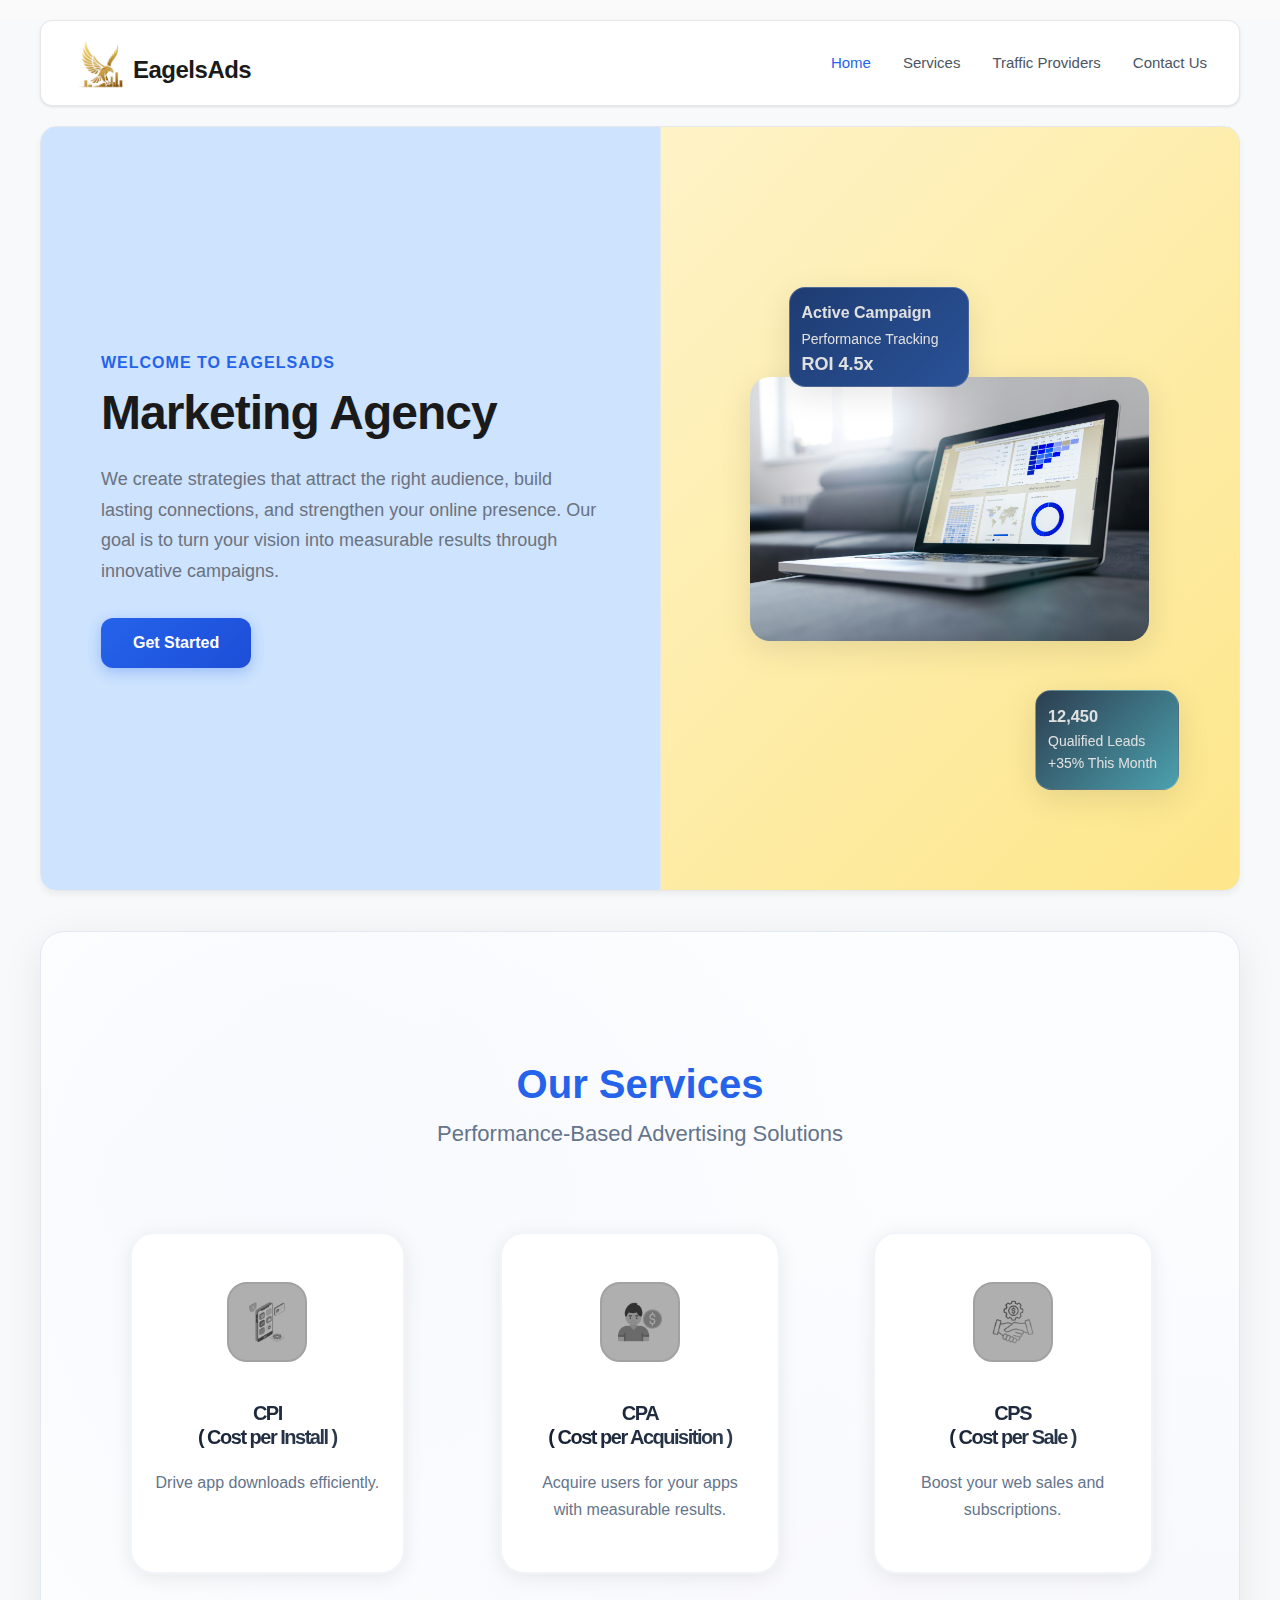
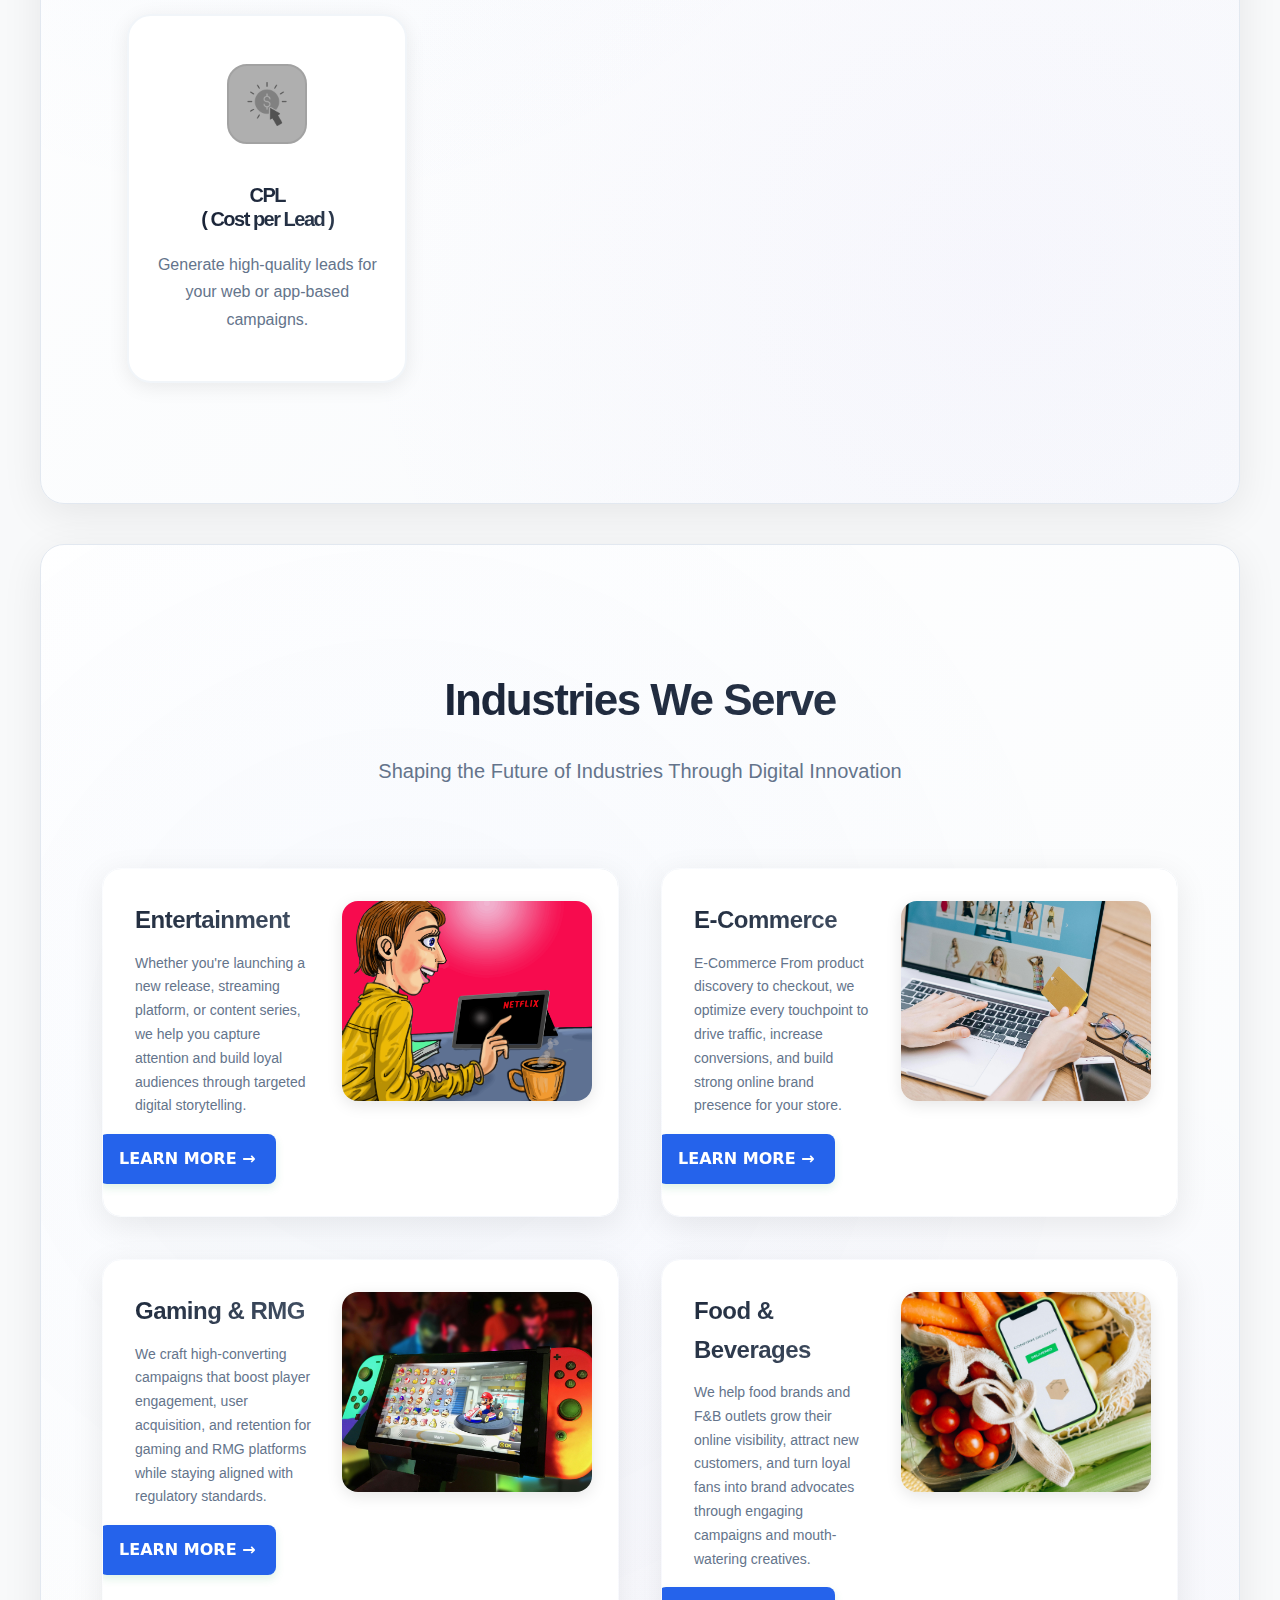
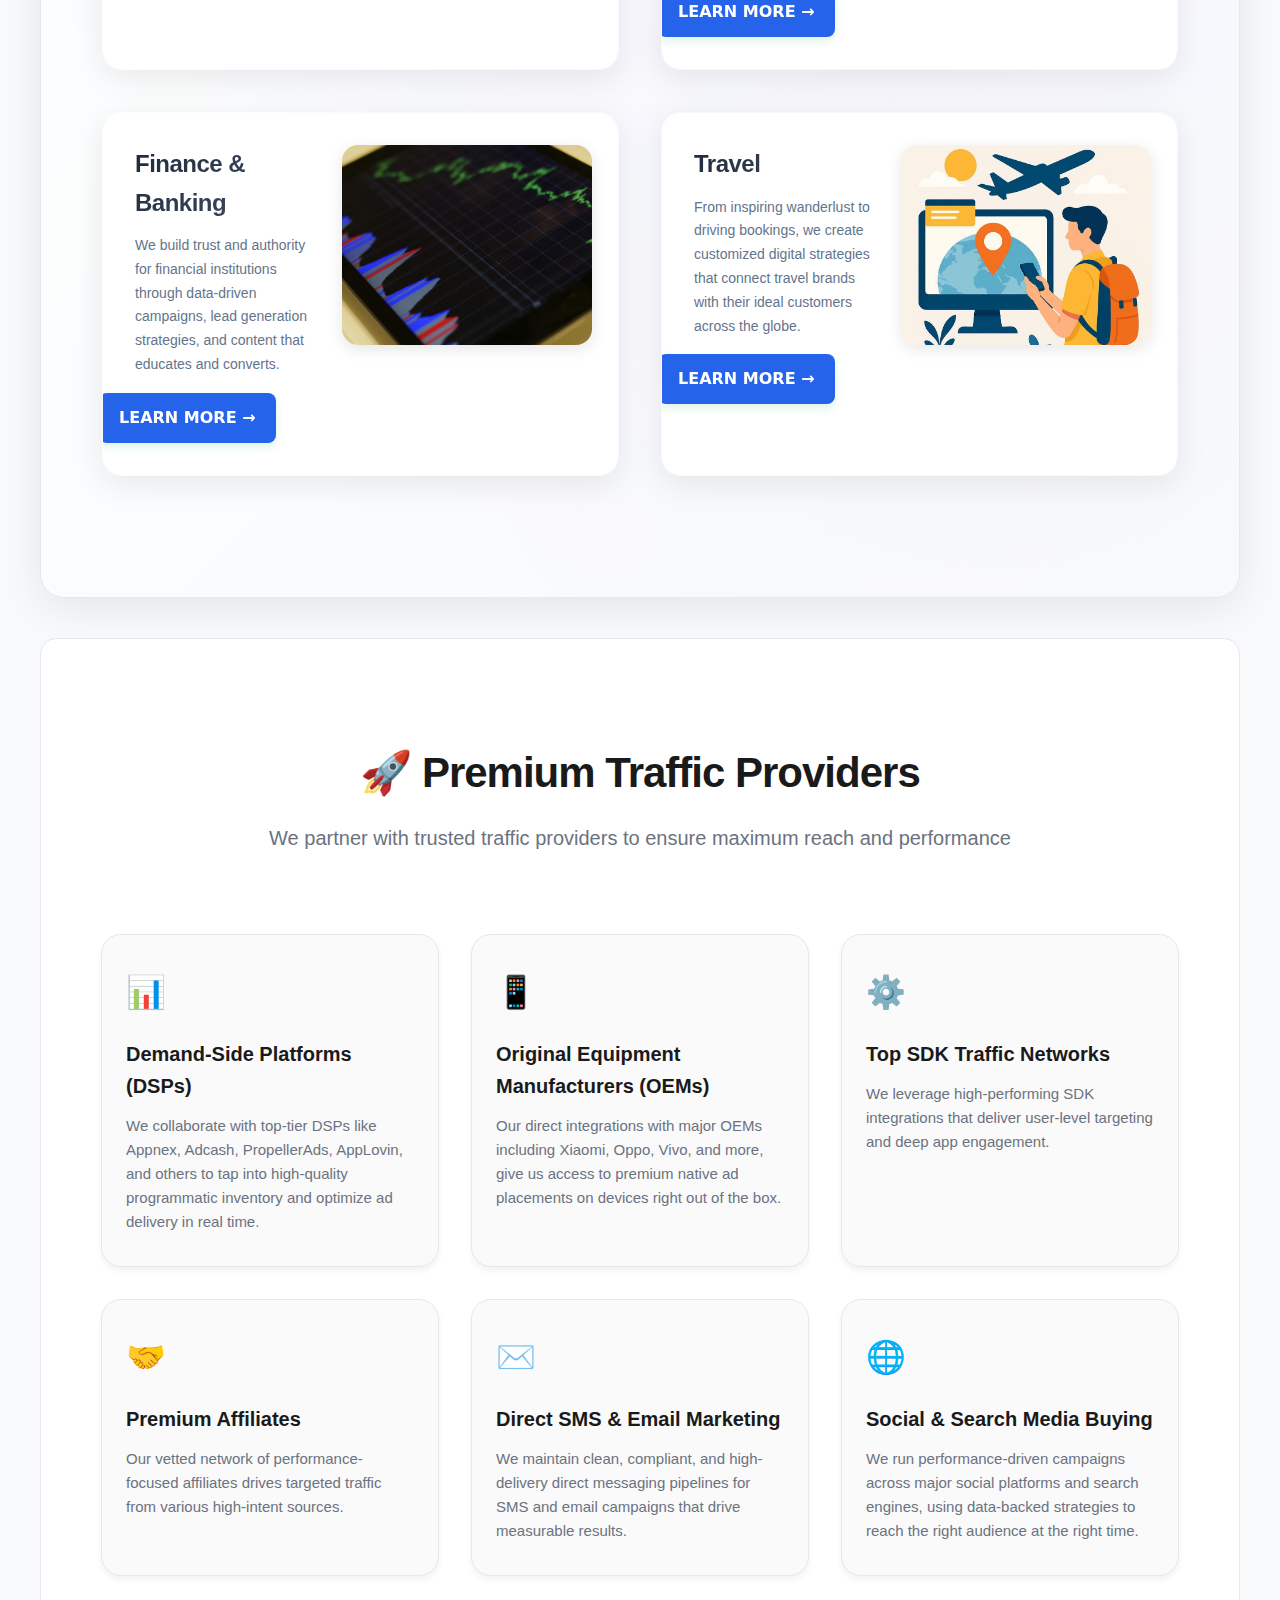
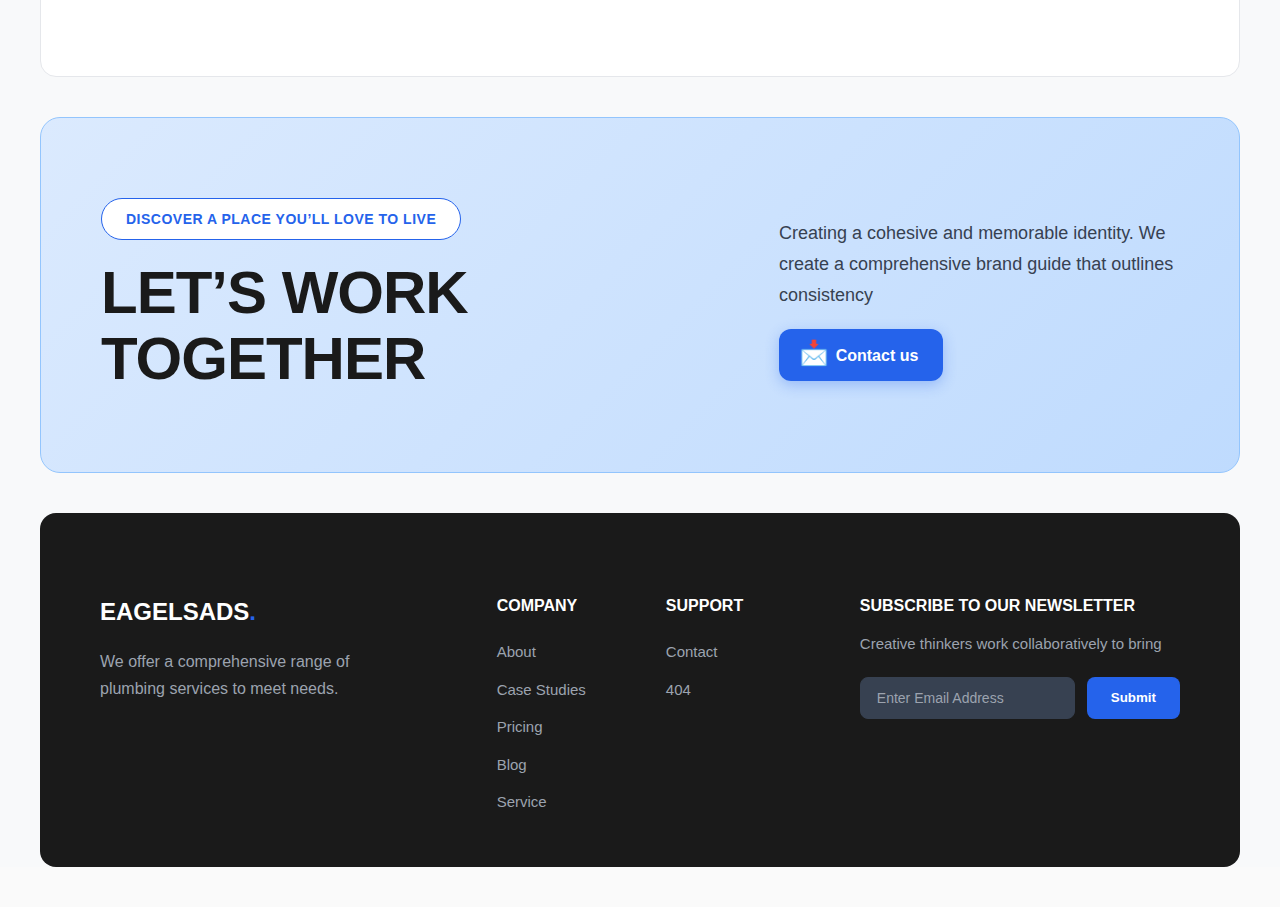
<file: index.html>
<!DOCTYPE html>
<html lang="en">

<head>
    <meta charset="UTF-8">
    <meta name="viewport" content="width=device-width, initial-scale=1.0">
    <title>Eagelsads: Advertising Company</title>
    <link rel="icon" type="image/png" href="img/eagelsadslogo.png">

    <link rel="stylesheet" href="styles.css">

</head>

<body>

    <div id="sub-body">


        <!-- header  -->
        <header id="header-container">
            <div class="company-detail">
                <img class="company-logo" src="img/eagelsadslogo.png" alt="">
                <div class="company-name"> EagelsAds </div>
            </div>

            <nav class="navbar">
                <div class="nav-container">
                    <ul class="nav-menu">
                        <li class="nav-item">
                            <a href="#" class="nav-link active">Home</a>
                        </li>
                        
                        <li class="nav-item">
                            <a href="#our-services-container" class="nav-link">Services</a>
                        </li>

                        <li class="nav-item">
                            <a href="#traffic-section" class="nav-link">Traffic Providers</a>
                        </li>
                        <!-- <li class="nav-item">
                            <a href="#" class="nav-link">
                                Pages
                                <span class="dropdown-arrow"></span>
                            </a>
                             temp
                             <div class="dropdown-menu">
                        <a href="#" class="dropdown-item">Page 1</a>
                        <a href="#" class="dropdown-item">Page 2</a>
                        <a href="#" class="dropdown-item">Page 3</a>
                    </div> 
                        </li> -->
                        <!-- <li class="nav-item">
                            <a href="#" class="nav-link">Blog</a>
                        </li> -->
                        <li class="nav-item">
                            <a href="contactus.html" class="nav-link">Contact Us</a>
                        </li>
                    </ul>
                    </ul>
                </div>
            </nav>

        </header>

        <!-- hero section -->

        <div id="heroSection">
            <div class="hero-left">

                <!-- hero left content  -->
                <div id="hero-left-content">
                    <h1 class="hero-mainhead">Welcome to Eagelsads</h1>

                    <h2 class="hero-head">Marketing Agency <br> </h2>

                    <p class="hero-content">We create strategies that attract the right audience, build lasting
                        connections, and strengthen your online presence.
                        Our goal is to turn your vision into measurable results through innovative campaigns. </p>

                    <button class="hero-btn"> Get Started</button>
                </div>

            </div>

            <div class="hero-right">
                <div id="heroImage"> <img src="img/herosectionjpg.jpg" alt=""> </div>

                <div id="topRightInfoBox" class="info-box top-right">
                    <!-- your purple box content -->
                    <h4>Active Campaign</h4>
                    <p>Performance Tracking</p>
                    <strong>ROI 4.5x</strong>
                </div>

                <div id="bottomLeftInfoBox" class="info-box bottom-left">
                    <!-- your orange box content -->
                    <h3>12,450</h3>
                    <p>Qualified Leads</p>
                    <span>+35% This Month</span>
                </div>
            </div>


        </div>

        <!-- our-services section  -->




        <div id="our-services-container">
            <h2 class="font-size">Our Services</h2>
            <p>Performance-Based Advertising Solutions</p>

            <div id="our-service-item-container">

                <div class="our-services-item">
                    <img src="img/app-development.png" alt="">
                    <h1>CPI <br> ( Cost per Install )</h1>
                    <p>Drive app downloads efficiently.</p>
                </div>

                <div class="our-services-item">
                    <img src="img/cost-per-acquisition.png" alt="">
                    <h1>CPA <br> ( Cost per Acquisition )</h1>
                    <p>Acquire users for your apps with measurable results.</p>
                </div>

                <div class="our-services-item">
                    <img src="img/acquisition.png" alt="">
                    <h1>CPS <br> ( Cost per Sale )</h1>
                    <p>Boost your web sales and subscriptions.</p>
                </div>

                <div class="our-services-item">
                    <img src="img/pay-per-click.png" alt="">
                    <h1>CPL <br> ( Cost per Lead )</h1>
                    <p>Generate high-quality leads for your web or app-based campaigns.</p>
                </div>

            </div>
        </div>

        <!-- Industries we serve  -->

        <div class="wrap">

            <h1> Industries We Serve</h1>
            <p>
                Shaping the Future of Industries Through Digital Innovation</p>
            <div class="case-grid">
                <!-- Card 1 -->
                <article class="case-card">
                    <div class="card-body">
                        <h3 class="eyebrow">Entertainment</h3>
                        <p class="desc">Whether you're launching a new release, streaming platform, or content series,
                            we help you capture attention and build loyal audiences through targeted digital
                            storytelling.</p>
                        <a class="case-card-btn" href="#earn">LEARN MORE →</a>
                    </div>
                    <figure class="card-media"><img src="img/entertainmentcover.png" alt=""></figure>
                </article>

                <!-- Card 2 -->
                <article class="case-card">
                    <div class="card-body">
                        <h3 class="eyebrow">E-Commerce</h3>
                        <p class="desc">E-Commerce
                            From product discovery to checkout, we optimize every touchpoint to drive traffic, increase
                            conversions, and build strong online brand presence for your store.</p>
                        <a class="case-card-btn" href="#scomish">LEARN MORE →</a>
                    </div>
                    <figure class="card-media"><img src="img/ecommercecover.jpg" alt=""></figure>
                </article>

                <!-- Card 3 -->
                <article class="case-card">
                    <div class="card-body">
                        <h3 class="eyebrow">Gaming & RMG</h3>
                        <p class="desc">We craft high-converting campaigns that boost player engagement, user
                            acquisition, and retention for gaming and RMG platforms while staying aligned with
                            regulatory standards.</p>
                        <a class="case-card-btn" href="#educational">LEARN MORE →</a>
                    </div>
                    <figure class="card-media"><img src="img/gamingcover.jpg" alt=""></figure>
                </article>

                <!-- Card 4 -->
                <article class="case-card">
                    <div class="card-body">
                        <h3 class="eyebrow">Food & Beverages</h3>
                        <p class="desc">We help food brands and F&B outlets grow their online visibility, attract new
                            customers, and turn loyal fans into brand advocates through engaging campaigns and
                            mouth-watering creatives.</p>
                        <a class="case-card-btn" href="#fictional">LEARN MORE →</a>
                    </div>
                    <figure class="card-media"><img src="img/foodcover.jpg" alt=""></figure>
                </article>

                <!-- Card 5 -->
                <article class="case-card">
                    <div class="card-body">
                        <h3 class="eyebrow">Finance & Banking</h3>
                        <p class="desc">We build trust and authority for financial institutions through data-driven
                            campaigns, lead generation strategies, and content that educates and converts.</p>
                        <a class="case-card-btn" href="#strategic">LEARN MORE →</a>
                    </div>
                    <figure class="card-media"><img src="img/financecover.jpg" alt=""></figure>
                </article>

                <!-- Card 6 -->
                <article class="case-card">
                    <div class="card-body">
                        <h3 class="eyebrow">Travel</h3>
                        <p class="desc">From inspiring wanderlust to driving bookings, we create customized digital
                            strategies that connect travel brands with their ideal customers across the globe.</p>
                        <a class="case-card-btn" href="#analytica">LEARN MORE →</a>
                    </div>
                    <figure class="card-media"><img src="img/travelCover.jpeg" alt=""></figure>
                </article>
            </div>
        </div>

        <!-- premium traffic provider -->

        <!-- Premium Traffic Providers Section -->
        <section id="traffic-section">
            <div class="container">
                <h2 class="section-title">🚀 Premium Traffic Providers</h2>
                <p class="section-subtitle">
                    We partner with trusted traffic providers to ensure maximum reach and performance
                </p>

                <div class="traffic-grid">
                    <!-- Card 1 -->
                    <div class="traffic-card">
                        <div class="icon">📊</div>
                        <h3>Demand-Side Platforms (DSPs)</h3>
                        <p>We collaborate with top-tier DSPs like Appnex, Adcash, PropellerAds, AppLovin, and others to
                            tap into high-quality programmatic inventory and optimize ad delivery in real time.</p>
                    </div>

                    <!-- Card 2 -->
                    <div class="traffic-card">
                        <div class="icon">📱</div>
                        <h3>Original Equipment Manufacturers (OEMs)</h3>
                        <p>Our direct integrations with major OEMs including Xiaomi, Oppo, Vivo, and more, give us
                            access to premium native ad placements on devices right out of the box.</p>
                    </div>

                    <!-- Card 3 -->
                    <div class="traffic-card">
                        <div class="icon">⚙️</div>
                        <h3>Top SDK Traffic Networks</h3>
                        <p>We leverage high-performing SDK integrations that deliver user-level targeting and deep app
                            engagement.</p>
                    </div>

                    <!-- Card 4 -->
                    <div class="traffic-card">
                        <div class="icon">🤝</div>
                        <h3>Premium Affiliates</h3>
                        <p>Our vetted network of performance-focused affiliates drives targeted traffic from various
                            high-intent sources.</p>
                    </div>

                    <!-- Card 5 -->
                    <div class="traffic-card">
                        <div class="icon">✉️</div>
                        <h3>Direct SMS & Email Marketing</h3>
                        <p>We maintain clean, compliant, and high-delivery direct messaging pipelines for SMS and email
                            campaigns that drive measurable results.</p>
                    </div>

                    <!-- Card 6 -->
                    <div class="traffic-card">
                        <div class="icon">🌐</div>
                        <h3>Social & Search Media Buying</h3>
                        <p>We run performance-driven campaigns across major social platforms and search engines, using
                            data-backed strategies to reach the right audience at the right time.</p>
                    </div>
                </div>
            </div>
        </section>

        <!-- CTA + Footer Section -->
        <section class="cta-section">
            <div class="cta-content">
                <div class="cta-left">
                    <button class="cta-badge">DISCOVER A PLACE YOU’LL LOVE TO LIVE</button>
                    <h2>LET’S WORK <br> TOGETHER</h2>
                </div>
                <div class="cta-right">
                    <p>
                        Creating a cohesive and memorable identity. We create a comprehensive
                        brand guide that outlines consistency
                    </p>
                    <!-- <button class="cta-button">📩 <span>Contact us</span> </button> -->
                    <a href="contactus.html" class="cta-button">📩 <span>Contact us</span></a>

                </div>
            </div>
        </section>

        <footer class="footer">
            <div class="footer-container">
                <!-- Left -->
                <div class="footer-brand">
                    <h3>EAGELSADS<span class="dot">.</span></h3>
                    <p>We offer a comprehensive range of plumbing services to meet needs.</p>
                </div>

                <!-- Middle -->
                <div class="footer-links">
                    <div>
                        <h4>COMPANY</h4>
                        <ul>
                            <li><a href="#">About</a></li>
                            <li><a href="#">Case Studies</a></li>
                            <li><a href="#">Pricing</a></li>
                            <li><a href="#">Blog</a></li>
                            <li><a href="#">Service</a></li>
                        </ul>
                    </div>
                    <div>
                        <h4>SUPPORT</h4>
                        <ul>
                            <li><a href="#">Contact</a></li>
                            <li><a href="#">404</a></li>
                        </ul>
                    </div>
                </div>

                <!-- Right -->
                <div class="footer-newsletter">
                    <h4>SUBSCRIBE TO OUR NEWSLETTER</h4>
                    <p>Creative thinkers work collaboratively to bring</p>
                    <form>
                        <input type="email" placeholder="Enter Email Address" required />
                        <button type="submit">Submit</button>
                    </form>
                </div>
            </div>
        </footer>




        <!-- reasonWhyYouchooseUs Section -->
        <!-- 
        <div id="reason-container">

            <h1>THE REASON WHY</h1>
            <h2>Why Your Website Need SEO?</h2>

            <div id="reason-explain">
                <div id="reason-explain-item">
                    <img src="img/search.png" alt="">
                    <p>Best Strategy</p>
                    <p>Unlock success with the best strategy. Achieve your goals, outperform competitors, and maximize
                        results</p>
                </div>

                <div id="reason-explain-item">
                    <img src="img/target.png" alt="">
                    <p>Target Market</p>
                    <p>Reach your target market effectively. Identify, engage, and convert your ideal customers with
                        precision.</p>
                </div>

                <div id="reason-explain-item">
                    <img src="img/imac.png" alt="">
                    <p>Search Position</p>
                    <p>Improve search position with our expert strategies. Boost rankings, increase visibility, and
                        drive organic traffic.</p>
                </div>
            </div>



        </div> -->

    </div>



</body>

</html>
</file>
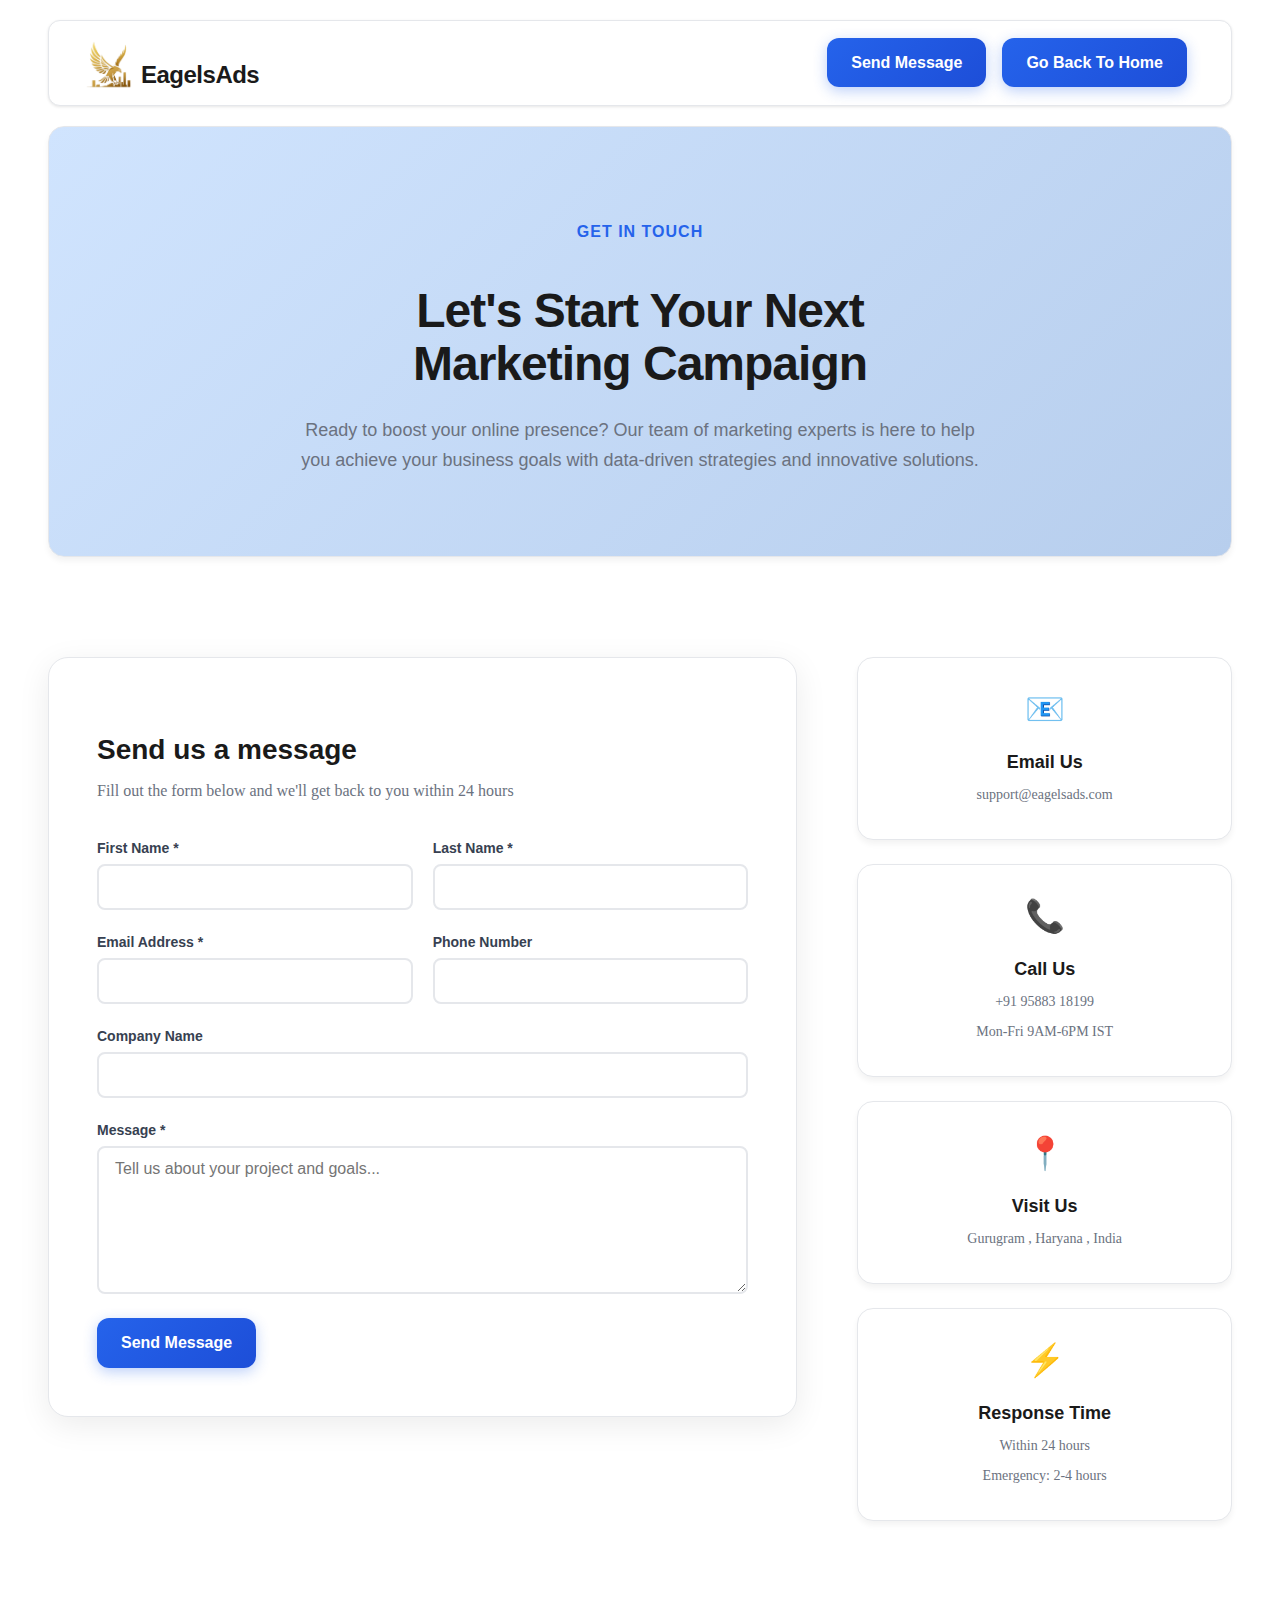
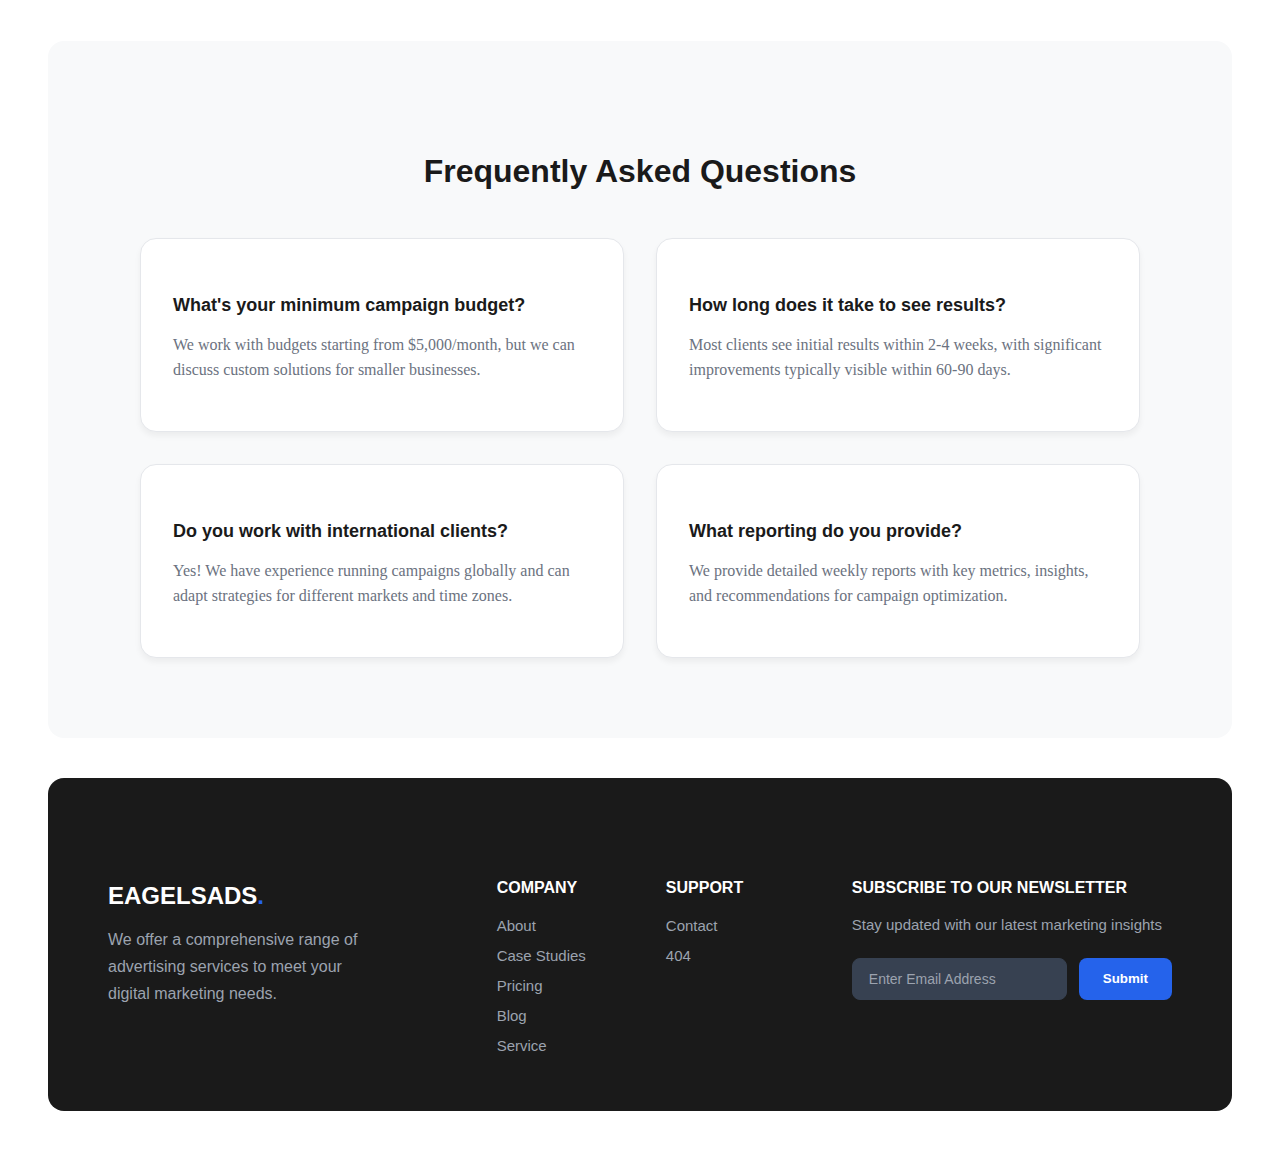
<file: contactus.html>
<!DOCTYPE html>
<html lang="en">

<head>
    <meta charset="UTF-8">
    <meta name="viewport" content="width=device-width, initial-scale=1.0">
    <title>Contact Us - Eagelsads: Advertising Company</title>
    <link rel="stylesheet" href="contactUs.css">
    <link rel="icon" type="image/png" href="img/eagelsadslogo.png">

</head>

<body>
    <div id="sub-body">
        <!-- header -->
        <header id="header-container">
            <div class="company-detail">
                <img class="company-logo" src="img/eagelsadslogo.png" alt="">
                <div class="company-name"> EagelsAds </div>
            </div>

            <nav class="navbar">
                <!-- <div class="nav-container">
                    <ul class="nav-menu">
                        <li class="nav-item">
                            <a href="index.html" class="nav-link">Home</a>
                        </li>
                        <li class="nav-item">
                            <a href="#" class="nav-link">About</a>
                        </li>
                        <li class="nav-item">
                            <a href="#" class="nav-link">Services</a>
                        </li>
                        <li class="nav-item">
                            <a href="#" class="nav-link">
                                Pages
                                <span class="dropdown-arrow"></span>
                            </a>
                        </li>
                        <li class="nav-item">
                            <a href="#" class="nav-link">Blog</a>
                        </li>
                        <li class="nav-item">
                            <a href="#" class="nav-link">About</a>
                        </li>
                        
                </div> -->

                <a href="#contact-form-section" class="contact-submit-btn"> Send Message</a>

                <a href="index.html" class="contact-submit-btn"> Go Back To Home</a>



            </nav>
        </header>

        <!-- Contact Hero Section -->
        <div id="contact-hero-section">
            <div class="contact-hero-content">
                <h1 class="contact-hero-mainhead">Get In Touch</h1>
                <h2 class="contact-hero-head">Let's Start Your Next <br> Marketing Campaign</h2>
                <p class="contact-hero-content">Ready to boost your online presence? Our team of marketing experts is
                    here to help you achieve your business goals with data-driven strategies and innovative solutions.
                </p>
            </div>
        </div>

        <!-- Contact Form Section -->
        <div id="contact-form-section">
            <div class="contact-container">
                <div class="contact-form-wrapper">
                    <div class="contact-form-header">
                        <h3>Send us a message</h3>
                        <p>Fill out the form below and we'll get back to you within 24 hours</p>
                    </div>

                    <form class="contact-form" id="contactForm">
                        <div class="form-row">

                            <div class="form-group">
                                <label for="firstName">First Name *</label>
                                <input type="text" id="firstName" name="firstName" required>
                            </div>

                            <div class="form-group">
                                <label for="lastName">Last Name *</label>
                                <input type="text" id="lastName" name="lastName" required>
                            </div>

                        </div>

                        <div class="form-row">
                            <div class="form-group">
                                <label for="email">Email Address *</label>
                                <input type="email" id="email" name="email" required>
                            </div>

                            <div class="form-group">
                                <label for="phone">Phone Number</label>
                                <input type="tel" id="phone" name="phone">
                            </div>

                        </div>

                        <div class="form-group">
                            <label for="company">Company Name</label>
                            <input type="text" id="company" name="company">
                        </div>

                        <!-- <div class="form-group">
                            <label for="service">Service Interest</label>
                            <select id="service" name="service">
                                <option value="">Select a service</option>
                                <option value="cpi">CPI (Cost per Install)</option>
                                <option value="cpa">CPA (Cost per Acquisition)</option>
                                <option value="cps">CPS (Cost per Sale)</option>
                                <option value="cpl">CPL (Cost per Lead)</option>
                                <option value="other">Other</option>
                            </select>
                        </div> -->

                        <div class="form-group">
                            <label for="message">Message *</label>
                            <textarea id="message" name="message" rows="5"
                                placeholder="Tell us about your project and goals..." required></textarea>
                        </div>

                        <button type="submit" class="contact-submit-btn">Send Message</button>

                        <div id="status" class="status"></div>
                    </form>
                </div>

                <!-- Contact Info Sidebar -->
                <div class="contact-info-sidebar">
                    <div class="contact-info-card">
                        <div class="contact-info-icon">📧</div>
                        <h4>Email Us</h4>
                        <!-- <p>hello@eagelsads.com</p> -->
                        <p>support@eagelsads.com</p>
                    </div>

                    <div class="contact-info-card">
                        <div class="contact-info-icon">📞</div>
                        <h4>Call Us</h4>
                        <p>+91 95883 18199 </p>
                        <p>Mon-Fri 9AM-6PM IST</p>
                    </div>

                    <div class="contact-info-card">
                        <div class="contact-info-icon">📍</div>
                        <h4>Visit Us</h4>
                        <p>Gurugram , Haryana , India</p>
                        <!-- <p>Gurugram, 10001</p> -->
                    </div>

                    <div class="contact-info-card">
                        <div class="contact-info-icon">⚡</div>
                        <h4>Response Time</h4>
                        <p>Within 24 hours</p>
                        <p>Emergency: 2-4 hours</p>
                    </div>
                </div>
            </div>
        </div>

        <!-- FAQ Section -->
        <div id="contact-faq-section">
            <div class="faq-container">
                <h3>Frequently Asked Questions</h3>
                <div class="faq-grid">
                    <div class="faq-item">
                        <h4>What's your minimum campaign budget?</h4>
                        <p>We work with budgets starting from $5,000/month, but we can discuss custom solutions for
                            smaller businesses.</p>
                    </div>
                    <div class="faq-item">
                        <h4>How long does it take to see results?</h4>
                        <p>Most clients see initial results within 2-4 weeks, with significant improvements typically
                            visible within 60-90 days.</p>
                    </div>
                    <div class="faq-item">
                        <h4>Do you work with international clients?</h4>
                        <p>Yes! We have experience running campaigns globally and can adapt strategies for different
                            markets and time zones.</p>
                    </div>
                    <div class="faq-item">
                        <h4>What reporting do you provide?</h4>
                        <p>We provide detailed weekly reports with key metrics, insights, and recommendations for
                            campaign optimization.</p>
                    </div>
                </div>
            </div>
        </div>

        <!-- Footer -->
        <footer class="footer">
            <div class="footer-container">
                <!-- Left -->
                <div class="footer-brand">
                    <h3>EAGELSADS<span class="dot">.</span></h3>
                    <p>We offer a comprehensive range of advertising services to meet your digital marketing needs.</p>
                </div>

                <!-- Middle -->
                <div class="footer-links">
                    <div>
                        <h4>COMPANY</h4>
                        <ul>
                            <li><a href="#">About</a></li>
                            <li><a href="#">Case Studies</a></li>
                            <li><a href="#">Pricing</a></li>
                            <li><a href="#">Blog</a></li>
                            <li><a href="#">Service</a></li>
                        </ul>
                    </div>
                    <div>
                        <h4>SUPPORT</h4>
                        <ul>
                            <li><a href="contact.html">Contact</a></li>
                            <li><a href="#">404</a></li>
                        </ul>
                    </div>
                </div>

                <!-- Right -->
                <div class="footer-newsletter">
                    <h4>SUBSCRIBE TO OUR NEWSLETTER</h4>
                    <p>Stay updated with our latest marketing insights</p>
                    <form>
                        <input type="email" placeholder="Enter Email Address" required />
                        <button type="submit">Submit</button>
                    </form>
                </div>
            </div>
        </footer>
    </div>
</body>

<script>

     // === STATUS FUNCTIONS ===
  function showStatus(type, message) {
    const statusEl = document.getElementById("status");
    statusEl.className = "status " + type; // reset + add type
    statusEl.textContent = message;
    statusEl.style.display = "block";

    // auto-hide after 4s except loading
    if (type !== "loading") {
      setTimeout(() => { statusEl.style.display = "none"; }, 4000);
    }
  }

    document.getElementById("contactForm").addEventListener("submit",

        async function (event) {
            event.preventDefault();

            const firstName = this.firstName.value.trim();
            const lastName = this.lastName.value.trim();
            const email = this.email.value.trim();
            const phone = this.phone.value.trim();
            const company = this.company.value.trim();
            const message = this.message.value.trim();

            
    // show loading
    showStatus("loading", "Sending your message...");



            const formData = {
                name: firstName + " " + lastName,
                email: email,
                phone: phone,
                company: company,
                message: message
            };

            console.log(formData);

            try {
                await fetch("https://script.google.com/macros/s/AKfycbzwXmqPs2l4y6jmvwb4LUjjdCCnnd9adnZjLzL49LQqDk0HqsCDppTvUTb8Ur7kxDyh/exec", {  //  replace with your Apps Script URL
                    method: "POST",
                    mode: "no-cors",
                    headers: { "Content-Type": "application/json" },
                    body: JSON.stringify(formData)
                });


                this.reset();
      showStatus("success", "✅ Thank you! Your message has been sent.");

                // document.getElementById("status").innerText = "Thank you! Your message has been sent.";
                // this.reset();

            } catch (error) {
                showStatus("error", "⚠ Something went wrong. Please try again.");
                // document.getElementById("status").innerText = "An error occurred. Please try again.";
            }
        });

</script>

</html>
</file>
<file: contactUs.css>
/* header section */

html {
  scroll-behavior: smooth;
}

/* Professional header with better spacing and typography */
#header-container {
  margin: 0 40px;
  background-color: white;
  display: flex;
  justify-content: space-between;
  align-items: center;
  padding: 16px 32px;
  border: 1px solid #e5e7eb;
  border-radius: 12px;
  margin-top: 20px;
  box-shadow: 0 1px 3px rgba(0, 0, 0, 0.1);
}

.company-detail {
  display: flex;
  align-items: flex-end;



}

.company-logo {
  width: 60px;
}

.company-name {
  font-family: "Inter", sans-serif;
  font-weight: 800;
  color: #1a1a1a;
  font-size: 24px;
  letter-spacing: -0.5px;

}

.navbar {
  background-color: transparent;

}

.nav-menu {
  font-family: "Inter", sans-serif;
  font-weight: 500;
  color: #4b5563;
  font-size: 15px;
  list-style: none;
  display: flex;
  gap: 32px;
}

.nav-link {
  text-decoration: none;
  color: #4b5563;
  font-weight: 500;
  transition: color 0.2s ease;
  position: relative;
}

.nav-link:hover {
  color: #1a1a1a;
}

.nav-link.active {
  color: #2563eb;
}



/* Professional footer */
.footer {
  background: #1a1a1a;
  color: white;
  padding: 80px 60px 40px;
  font-family: "Inter", sans-serif;
  border-radius: 16px;
  margin: 40px;
}

.footer-container {
  display: flex;
  justify-content: space-between;
  flex-wrap: wrap;
  gap: 60px;
  max-width: 1200px;
  margin: 0 auto;
}

.footer-brand h3 {
  font-size: 24px;
  font-weight: 800;
  color: white;
  margin-bottom: 16px;
}

.footer-brand .dot {
  color: #2563eb;
}

.footer-brand p {
  color: #9ca3af;
  max-width: 280px;
  line-height: 1.7;
}

.footer-links {
  display: flex;
  gap: 80px;
}

.footer-links h4 {
  font-size: 16px;
  margin-bottom: 20px;
  font-weight: 700;
  color: white;
}

.footer-links ul {
  list-style: none;
  padding: 0;
}

.footer-links ul li {
  margin: 12px 0;
}

.footer-links ul li a {
  text-decoration: none;
  color: #9ca3af;
  font-size: 15px;
  transition: color 0.2s ease;
}

.footer-links ul li a:hover {
  color: white;
}

.footer-newsletter h4 {
  font-size: 16px;
  margin-bottom: 12px;
  font-weight: 700;
  color: white;
}

.footer-newsletter p {
  font-size: 15px;
  color: #9ca3af;
  margin-bottom: 20px;
  line-height: 1.7;
}

.footer-newsletter form {
  display: flex;
  gap: 12px;
  margin-top: 16px;
}

.footer-newsletter input {
  flex: 1;
  padding: 12px 16px;
  border: 1px solid #374151;
  border-radius: 8px;
  background: #374151;
  color: white;
  font-size: 14px;
}

.footer-newsletter input::placeholder {
  color: #9ca3af;
}

.footer-newsletter button {
  background: #2563eb;
  color: white;
  border: none;
  padding: 12px 24px;
  border-radius: 8px;
  font-weight: 600;
  cursor: pointer;
  transition: background 0.2s ease;
}

.footer-newsletter button:hover {
  background: #1d4ed8;
}

/* Responsive improvements */
@media (max-width: 768px) {
  #header-container {
    margin: 0 20px;
    padding: 20px;
    margin-top: 20px;
  }

  #heroSection {
    flex-direction: column;
    height: auto;
    margin: 20px;
  }

  .hero-left {
    padding: 40px 30px;
  }

  .hero-head {
    font-size: 36px;
  }

  #our-services-container,
  .wrap,
  .traffic-section,
  .cta-section,
  .footer {
    margin: 20px;
    padding: 60px 30px;
  }

  .cta-content {
    flex-direction: column;
    text-align: center;
  }

  .footer-container {
    flex-direction: column;
    gap: 40px;
  }

  .footer-links {
    gap: 40px;
  }

  .wrap {
    padding: 80px 30px;
    margin: 20px;
  }

  .wrap h1 {
    font-size: 36px;
  }

  .wrap > p {
    font-size: 18px;
    margin-bottom: 60px;
  }

  .case-grid {
    /* Single column on mobile for better readability */
    grid-template-columns: 1fr;
    gap: 24px;
  }

  .case-card {
    flex-direction: column;
    min-height: auto;
  }

  .card-body {
    padding: 24px;
  }

  .card-media {
    width: 100%;
    min-width: 100%;
    height: 200px;
  }
}

@media (max-width: 480px) {
  .nav-menu {
    gap: 16px;
    font-size: 14px;
  }

  .hero-head {
    font-size: 28px;
  }

  .hero-content {
    font-size: 16px;
  }

  #our-service-item-container {
    grid-template-columns: 1fr;
  }

  .case-card {
    flex-direction: column;
    text-align: center;
  }

  .card-media {
    max-width: 100%;
    aspect-ratio: 16 / 9;
    width: 100%;
    min-width: 100%;
  }

  .wrap {
    padding: 60px 20px;
  }

  .wrap h1 {
    font-size: 28px;
  }

  .wrap > p {
    font-size: 16px;
  }

  .eyebrow {
    font-size: 20px;
  }

  .desc {
    font-size: 15px;
  }
}

@keyframes slideInUp {
  from {
    opacity: 0;
    transform: translateY(30px);
  }
  to {
    opacity: 1;
    transform: translateY(0);
  }
}


/* font for our service main head */

.font-size {
  font-size: 40px;
  color: #2563eb ;
}

/* Contact Hero Section */
#contact-hero-section {
  background: linear-gradient(135deg, #d0e4fe 0%, #b7ceed 100%);
  padding: 80px 60px;
  margin: 20px 40px;
  border-radius: 16px;
  border: 1px solid #e5e7eb;
  text-align: center;
  box-shadow: 0 4px 6px rgba(0, 0, 0, 0.05);
}

.contact-hero-content {
  max-width: 700px;
  margin: 0 auto;
}

.contact-hero-mainhead {
  font-family: "Inter", sans-serif;
  font-weight: 600;
  color: #2563eb;
  font-size: 16px;
  text-transform: uppercase;
  letter-spacing: 1px;
  margin-bottom: 12px;
}

.contact-hero-head {
  font-family: "Inter", sans-serif;
  font-weight: 800;
  color: #1a1a1a;
  font-size: 48px;
  line-height: 1.1;
  margin-bottom: 24px;
  letter-spacing: -1px;
}

.contact-hero-content {
  font-family: "Inter", sans-serif;
  font-weight: 400;
  color: #6b7280;
  font-size: 18px;
  line-height: 1.7;
}

/* Contact Form Section */
#contact-form-section {
  padding: 80px 40px;
}

.contact-container {
  max-width: 1200px;
  margin: 0 auto;
  display: grid;
  grid-template-columns: 2fr 1fr;
  gap: 60px;
  align-items: start;
}

.contact-form-wrapper {
  background: white;
  padding: 48px;
  border-radius: 20px;
  box-shadow: 0 8px 32px rgba(0, 0, 0, 0.08);
  border: 1px solid #e5e7eb;
}

.contact-form-header {
  margin-bottom: 40px;
}

.contact-form-header h3 {
  font-family: "Inter", sans-serif;
  font-weight: 700;
  font-size: 28px;
  color: #1a1a1a;
  margin-bottom: 8px;
}

.contact-form-header p {
  color: #6b7280;
  font-size: 16px;
}

.contact-form {
  display: flex;
  flex-direction: column;
  gap: 24px;
}

.form-row {
  display: grid;
  grid-template-columns: 1fr 1fr;
  gap: 20px;
}

.form-group {
  display: flex;
  flex-direction: column;
}

.form-group label {
  font-family: "Inter", sans-serif;
  font-weight: 600;
  color: #374151;
  font-size: 14px;
  margin-bottom: 8px;
}

.form-group input,
.form-group select,
.form-group textarea {
  font-family: "Inter", sans-serif;
  padding: 12px 16px;
  border: 2px solid #e5e7eb;
  border-radius: 8px;
  font-size: 16px;
  transition: all 0.3s ease;
  background: white;
}

.form-group input:focus,
.form-group select:focus,
.form-group textarea:focus {
  outline: none;
  border-color: #2563eb;
  box-shadow: 0 0 0 3px rgba(37, 99, 235, 0.1);
}

.form-group textarea {
  resize: vertical;
  min-height: 120px;
}

.contact-submit-btn {
  text-decoration: none;
  font-family: "Inter", sans-serif;
  font-weight: 600;
  color: white;
  font-size: 16px;
  background: linear-gradient(135deg, #2563eb 0%, #1d4ed8 100%);
  border: none;
  padding: 16px 24px;
  border-radius: 12px;
  cursor: pointer;
  transition: all 0.3s ease;
  box-shadow: 0 4px 14px rgba(37, 99, 235, 0.3);
  align-self: flex-start;
  margin-right: 12px;
}

.contact-submit-btn:hover {
  transform: translateY(-2px);
  box-shadow: 0 6px 20px rgba(37, 99, 235, 0.4);
  background: linear-gradient(135deg, #1d4ed8 0%, #1e40af 100%);
}

/* Contact Info Sidebar */
.contact-info-sidebar {
  display: flex;
  flex-direction: column;
  gap: 24px;
}

.contact-info-card {
  background: white;
  padding: 32px 24px;
  border-radius: 16px;
  border: 1px solid #e5e7eb;
  box-shadow: 0 4px 6px rgba(0, 0, 0, 0.05);
  text-align: center;
  transition: all 0.3s ease;
}

.contact-info-card:hover {
  transform: translateY(-4px);
  box-shadow: 0 8px 25px rgba(0, 0, 0, 0.1);
  border-color: #2563eb;
}

.contact-info-icon {
  font-size: 32px;
  margin-bottom: 16px;
}

.contact-info-card h4 {
  font-family: "Inter", sans-serif;
  font-weight: 700;
  color: #1a1a1a;
  font-size: 18px;
  margin-bottom: 12px;
}

.contact-info-card p {
  color: #6b7280;
  font-size: 14px;
  margin-bottom: 4px;
}

/* FAQ Section */
#contact-faq-section {
  background: #f8f9fa;
  padding: 80px 40px;
  margin: 40px;
  border-radius: 16px;
}

.faq-container {
  max-width: 1000px;
  margin: 0 auto;
  text-align: center;
}

.faq-container h3 {
  font-family: "Inter", sans-serif;
  font-weight: 700;
  font-size: 32px;
  color: #1a1a1a;
  margin-bottom: 48px;
}

.faq-grid {
  display: grid;
  grid-template-columns: repeat(2, 1fr);
  gap: 32px;
  text-align: left;
}

.faq-item {
  background: white;
  padding: 32px;
  border-radius: 16px;
  border: 1px solid #e5e7eb;
  box-shadow: 0 4px 6px rgba(0, 0, 0, 0.05);
}

.faq-item h4 {
  font-family: "Inter", sans-serif;
  font-weight: 600;
  color: #1a1a1a;
  font-size: 18px;
  margin-bottom: 12px;
}

.faq-item p {
  color: #6b7280;
  font-size: 16px;
  line-height: 1.6;
}

/* Responsive Design for Contact Page */
@media (max-width: 768px) {
  .contact-container {
    grid-template-columns: 1fr;
    gap: 40px;
  }

  .form-row {
    grid-template-columns: 1fr;
  }

  .contact-form-wrapper {
    padding: 32px 24px;
  }

  .contact-hero-head {
    font-size: 36px;
  }

  .faq-grid {
    grid-template-columns: 1fr;
  }

  #contact-form-section,
  #contact-faq-section {
    padding: 60px 20px;
    margin: 0 20px;
  }

  #contact-hero-section {
    padding: 60px 30px;
    margin: 20px;
  }
}


/* form status  */
.status {
  position: fixed;
  bottom: 25px;
  right: 25px;
  padding: 12px 18px;
  border-radius: 8px;
  font-family: Inter, sans-serif;
  font-size: 14px;
  color: #fff;
  display: none;
  z-index: 9999;
}

.status.loading { background: #2563eb; }   /* blue */
.status.success { background: #16a34a; }   /* green */
.status.error   { background: #dc2626; }   /* red */
</file>
<file: styles.css>
/* Reset and base styles with better typography */
* {
  padding: 0;
  margin: 0;
  box-sizing: border-box;
}

html {
  scroll-behavior: smooth;
}

body {
  font-family: "Inter", -apple-system, BlinkMacSystemFont, "Segoe UI", Roboto, sans-serif;
  line-height: 1.6;
  color: #1a1a1a;
  background-color: #fafafa;
}

#sub-body {
  background-color: #f8f9fa;
}

/* Professional header with better spacing and typography */
#header-container {
  margin: 0 40px;
  background-color: white;
  display: flex;
  justify-content: space-between;
  align-items: center;
  padding: 16px 32px;
  border: 1px solid #e5e7eb;
  border-radius: 12px;
  margin-top: 20px;
  box-shadow: 0 1px 3px rgba(0, 0, 0, 0.1);
}

.company-detail {
  display: flex;
  align-items: flex-end;



}

.company-logo {
  width: 60px;
}

.company-name {
  font-family: "Inter", sans-serif;
  font-weight: 800;
  color: #1a1a1a;
  font-size: 24px;
  letter-spacing: -0.5px;

}

.navbar {
  background-color: transparent;

}

.nav-menu {
  font-family: "Inter", sans-serif;
  font-weight: 500;
  color: #4b5563;
  font-size: 15px;
  list-style: none;
  display: flex;
  gap: 32px;
}

.nav-link {
  text-decoration: none;
  color: #4b5563;
  font-weight: 500;
  transition: color 0.2s ease;
  position: relative;
}

.nav-link:hover {
  color: #1a1a1a;
}

.nav-link.active {
  color: #2563eb;
}

/* Modern hero section with improved layout and colors */
#heroSection {
  display: flex;
  width: calc(100% - 80px);
  height: 85vh;
  border: 1px solid #e5e7eb;
  margin: 20px 40px;
  border-radius: 16px;
  overflow: hidden;
  box-shadow: 0 4px 6px rgba(0, 0, 0, 0.05);
}

.hero-left {
  flex: 1;
  border-right: 1px solid #e5e7eb;
  background: #CDE3FE;
  padding: 60px;
  display: flex;
  flex-direction: column;
  justify-content: center;
}

#hero-left-content {
  max-width: 500px;
}

.hero-mainhead {
  font-family: "Inter", sans-serif;
  font-weight: 600;
  color: #2563eb;
  font-size: 16px;
  text-transform: uppercase;
  letter-spacing: 1px;
  margin-bottom: 12px;
}

.hero-head {
  font-family: "Inter", sans-serif;
  font-weight: 800;
  color: #1a1a1a;
  font-size: 48px;
  line-height: 1.1;
  margin-bottom: 24px;
  letter-spacing: -1px;
}

.hero-content {
  font-family: "Inter", sans-serif;
  font-weight: 400;
  color: #6b7280;
  font-size: 18px;
  line-height: 1.7;
  margin-bottom: 32px;
}

/* Modern button with better hover effects */
.hero-btn {
  font-family: "Inter", sans-serif;
  font-weight: 600;
  color: white;
  font-size: 16px;
  background: linear-gradient(135deg, #2563eb 0%, #1d4ed8 100%);
  border: none;
  padding: 16px 32px;
  border-radius: 12px;
  cursor: pointer;
  transition: all 0.3s ease;
  box-shadow: 0 4px 14px rgba(37, 99, 235, 0.3);
  text-transform: none;
  width: auto;
  display: inline-flex;
  align-items: center;
  justify-content: center;
}

.hero-btn:hover {
  transform: translateY(-2px);
  box-shadow: 0 6px 20px rgba(37, 99, 235, 0.4);
  background: linear-gradient(135deg, #1d4ed8 0%, #1e40af 100%);
}

.hero-btn:active {
  transform: translateY(0);
  box-shadow: 0 2px 8px rgba(37, 99, 235, 0.3);
}

.hero-right {
  flex: 1;
  background: linear-gradient(135deg, #fef3c7 0%, #fde68a 100%);
  position: relative;
  display: flex;
  justify-content: center;
  align-items: center;
  padding: 40px;
  overflow: hidden;
}

#heroImage {
  display: flex;
  justify-content: center;
  align-items: center;
}

#heroImage img {
  max-width: 80%;
  height: auto;
  display: block;
  object-fit: cover;
  border-radius: 20px;
  box-shadow: 0 8px 32px rgba(0, 0, 0, 0.1);
}

/* Improved info boxes with modern styling */
.info-box {
  position: absolute;
  padding: 12px;
  border-radius: 16px;
  box-shadow: 0 8px 32px rgba(0, 0, 0, 0.1);
  font-family: "Inter", sans-serif;
  font-size: 14px;
  backdrop-filter: blur(10px);
  border: 1px solid rgba(255, 255, 255, 0.2);
}



#topRightInfoBox h4 {
  font-size: 16px;
  font-weight: 600;
  margin-bottom: 2px;
}

#topRightInfoBox strong {
  font-size: 18px;
  font-weight: 700;
}

#bottomLeftInfoBox {
  bottom: 100px;
  right: 60px;
  background: linear-gradient(135deg, #2C3E50, #4CA1AF); /* Elegant Navy to Teal */
  color: #E0E0E0; /* Soft Grayish White (not too bright) */
  width: 144px;
  height: 100px;
}

#topRightInfoBox {
  left: 128px;
  top: 160px;
  background: linear-gradient(135deg, #1E3C72, #2A5298); /* Deep Royal Blue Gradient */
  color: #E0E0E0; /* Soft Grayish White (not too bright) */
  width: 180px;
  height: 100px;
}

#bottomLeftInfoBox h4 {
  font-size: 20px;
  font-weight: 700;
  margin-bottom: 4px;
}

#bottomLeftInfoBox small {
  color: #86efac;
  font-weight: 600;
}

/* Enhanced professional services section with modern design */
#our-services-container {
  background: linear-gradient(135deg, #ffffff 0%, #f8fafc 100%);
  display: flex;
  flex-direction: column;
  justify-content: center;
  align-items: center;
  text-align: center;
  padding: 120px 60px;
  border: 1px solid #e2e8f0;
  border-radius: 24px;
  margin: 40px;
  box-shadow: 0 10px 40px rgba(0, 0, 0, 0.08);
  position: relative;
  overflow: hidden;
}

/* Added subtle background pattern */
#our-services-container::before {
  content: "";
  position: absolute;
  top: 0;
  left: 0;
  right: 0;
  bottom: 0;
  background: radial-gradient(circle at 20% 20%, rgba(37, 99, 235, 0.03) 0%, transparent 50%),
    radial-gradient(circle at 80% 80%, rgba(139, 92, 246, 0.03) 0%, transparent 50%);
  pointer-events: none;
}

#our-services-container > * {
  position: relative;
  z-index: 1;
}

#our-services-container h1 {
  font-family: "Inter", sans-serif;
  font-weight: 900;
  font-size: 20px;
  color: #0f172a;
  margin-bottom: 20px;
  letter-spacing: -1.5px;
  background: linear-gradient(135deg, #0f172a 0%, #334155 100%);
  -webkit-background-clip: text;
  -webkit-text-fill-color: transparent;
  background-clip: text;
}

#our-services-container > p {
  font-size: 22px;
  color: #64748b;
  margin-bottom: 80px;
  font-weight: 500;
  max-width: 600px;
  line-height: 1.6;
}

/* Improved grid layout with better spacing */
#our-service-item-container {
  display: grid;
  grid-template-columns: repeat(auto-fit, minmax(250px, 1fr));
  gap: 40px;
  width: 100%;
  max-width: 1300px;
}

/* Complete redesign of service cards with modern styling */
.our-services-item {
  padding: 48px 24px;
  background: white;
  border: 2px solid #f1f5f9;
  text-align: center;
  border-radius: 24px;
  transition: all 0.4s cubic-bezier(0.4, 0, 0.2, 1);
  cursor: pointer;
  position: relative;
  overflow: hidden;
  box-shadow: 0 4px 20px rgba(0, 0, 0, 0.08);
  max-width: 280px;
  margin: 0 auto;
}

/* Added gradient overlay on hover */
.our-services-item::before {
  content: "";
  position: absolute;
  top: 0;
  left: 0;
  right: 0;
  bottom: 0;
  background: linear-gradient(135deg, rgba(37, 99, 235, 0.05) 0%, rgba(139, 92, 246, 0.05) 100%);
  opacity: 0;
  transition: opacity 0.4s ease;
  pointer-events: none;
}

.our-services-item:hover::before {
  opacity: 1;
}

.our-services-item:hover {
  background-color: white;
  transform: translateY(-12px) scale(1.02);
  box-shadow: 0 25px 50px rgba(0, 0, 0, 0.15);
  border-color: #2563eb;
}

/* Enhanced icon styling with better animations */
.our-services-item img {
  width: 80px;
  height: 80px;
  margin-bottom: 32px;
  filter: grayscale(100%) brightness(0.7);
  transition: all 0.4s cubic-bezier(0.4, 0, 0.2, 1);
  padding: 16px;
  background: #f8fafc;
  border-radius: 20px;
  border: 2px solid #e2e8f0;
}

.our-services-item:hover img {
  filter: grayscale(0%) brightness(1);
  transform: scale(1.1) rotate(5deg);
  background: linear-gradient(135deg, #dbeafe 0%, #e0e7ff 100%);
  border-color: #2563eb;
  box-shadow: 0 8px 25px rgba(37, 99, 235, 0.2);
}

/* Improved typography for service titles */
.our-services-item h1 {
  font-size: 24px;
  font-weight: 400;
  color: #0f172a;
  margin-bottom: 20px;
  line-height: 1.2;
  letter-spacing: -0.5px;
  transition: color 0.3s ease;
}

.our-services-item:hover h1 {
  color: #2563eb;
}

/* Enhanced description text styling */
.our-services-item p {
  font-size: 16px;
  font-weight: 500;
  color: #64748b;
  line-height: 1.7;
  margin: 0;
  transition: color 0.3s ease;
}

.our-services-item:hover p {
  color: #475569;
}

/* Added subtle animation for staggered loading effect */
.our-services-item:nth-child(1) {
  animation: slideInUp 0.6s ease-out 0.1s both;
}

.our-services-item:nth-child(2) {
  animation: slideInUp 0.6s ease-out 0.2s both;
}

.our-services-item:nth-child(3) {
  animation: slideInUp 0.6s ease-out 0.3s both;
}

.our-services-item:nth-child(4) {
  animation: slideInUp 0.6s ease-out 0.4s both;
}

/* Industries We Serve Section */
.wrap {
  background: linear-gradient(135deg, #ffffff 0%, #f8fafc 100%);
  padding: 120px 60px;
  text-align: center;
  border: 1px solid #e2e8f0;
  border-radius: 24px;
  margin: 40px;
  box-shadow: 0 10px 40px rgba(0, 0, 0, 0.08);
  position: relative;
  overflow: hidden;
}

/* Subtle background pattern */
.wrap::before {
  content: "";
  position: absolute;
  top: 0;
  left: 0;
  right: 0;
  bottom: 0;
  background: radial-gradient(circle at 30% 30%, rgba(37, 99, 235, 0.03) 0%, transparent 50%),
    radial-gradient(circle at 70% 70%, rgba(139, 92, 246, 0.03) 0%, transparent 50%);
  pointer-events: none;
}

.wrap > * {
  position: relative;
  z-index: 1;
}

.wrap h1 {
  font-family: "Inter", sans-serif;
  font-weight: 900;
  font-size: 44px;
  color: #0f172a;
  margin-bottom: 20px;
  letter-spacing: -1.5px;
  background: linear-gradient(135deg, #0f172a 0%, #334155 100%);
  -webkit-background-clip: text;
  -webkit-text-fill-color: transparent;
  background-clip: text;
}

.wrap > p {
  font-size: 20px;
  color: #64748b;
  margin-bottom: 80px;
  font-weight: 500;
  max-width: 700px;
  margin-left: auto;
  margin-right: auto;
  line-height: 1.6;
}

/* Case grid layout */
.case-grid {
  display: grid;
  /* Changed to exactly 2 columns per row */
  grid-template-columns: repeat(2, 1fr);
  gap: 40px;
  max-width: 1200px;
  margin: 0 auto;
}

/* Individual case cards */
.case-card {
  background: white;
  border-radius: 20px;
  overflow: hidden;
  box-shadow: 0 8px 32px rgba(0, 0, 0, 0.08);
  transition: all 0.4s cubic-bezier(0.4, 0, 0.2, 1);
  /* Enhanced border with subtle gradient */
  border: 2px solid transparent;
  background-clip: padding-box;
  background-image: linear-gradient(white, white), linear-gradient(135deg, #e2e8f0, #cbd5e1);
  background-origin: border-box;
  display: flex;
  align-items: start;
  padding: 32px;
  position: relative;
  gap: 30px;
}

.case-card::before {
  content: "";
  position: absolute;
  top: 0;
  left: 0;
  right: 0;
  bottom: 0;
  /* Added subtle gradient overlay for better visual appeal */
  background: linear-gradient(135deg, rgba(37, 99, 235, 0.02) 0%, rgba(139, 92, 246, 0.02) 100%);
  opacity: 0;
  transition: opacity 0.3s ease;
  pointer-events: none;
}

.case-card:hover::before {
  opacity: 1;
}

.case-card:hover {
  transform: translateY(-8px);
  box-shadow: 0 20px 60px rgba(0, 0, 0, 0.15);
  /* Enhanced hover border with blue gradient */
  background-image: linear-gradient(white, white), linear-gradient(135deg, #3b82f6, #8b5cf6);
}

.case-card .content {
  flex: 1;
  padding-right: 24px;
}

.case-card h3 {
  /* Enhanced typography with better font weight and color */
  font-family: "Inter", sans-serif;
  font-weight: 700;
  font-size: 24px;
  color: #1e293b;
  margin-bottom: 12px;
  letter-spacing: -0.5px;
  background: linear-gradient(135deg, #1e293b 0%, #475569 100%);
  -webkit-background-clip: text;
  -webkit-text-fill-color: transparent;
  background-clip: text;
  text-align: start;
}

.case-card p {
  /* Improved text color and line height for better readability */
  font-size: 14px;
  color: #64748b;
  line-height: 1.7;
  font-weight: 500;
  margin: 0;
  text-align: start;
}

.case-card img {
  width: 250px;
  height: 200px;
  object-fit: cover;
  border-radius: 16px;
  /* Enhanced image styling with subtle shadow */
  box-shadow: 0 4px 16px rgba(0, 0, 0, 0.1);
  transition: transform 0.3s ease;
  
}


.case-card:hover img {
  transform: scale(1.05);
}

.case-card-btn {
  margin-top: 16px;
  appearance: none;
  backface-visibility: hidden;
  background-color: #2563eb;
  border-radius: 8px;
  border-style: none;
  box-shadow: rgba(39, 174, 96, .15) 0 4px 9px;
  box-sizing: border-box;
  color: #fff;
  cursor: pointer;
  display: inline-block;
  font-family: Inter,-apple-system,system-ui,"Segoe UI",Helvetica,Arial,sans-serif;
  font-size: 16px;
  font-weight: 600;
  letter-spacing: normal;
  line-height: 1.5;
  outline: none;
  overflow: hidden;
  padding: 13px 20px;
  position: relative;
  text-align: center;
  text-decoration: none;
  transform: translate3d(0, 0, 0);
  transition: all .3s;
  user-select: none;
  -webkit-user-select: none;
  touch-action: manipulation;
  vertical-align: top;
  white-space: nowrap;
  transform: translateX(-36px);

}

.case-card-btn:hover {
  background-color: #0950e9;
  opacity: 1;
  transform: translateX(-30px);
  transition-duration: .35s;
}

.case-card-btn:active {
  transform: translateY(2px);
  transform:  translateX(-24px);
  transition-duration: .35s;
}

.case-card-btn:hover {
  box-shadow: rgba(39, 174, 96, .2) 0 6px 12px;
}

/* Modern traffic section */
#traffic-section {
  background: white;
  padding: 100px 60px;
  text-align: center;
  font-family: "Inter", sans-serif;
  border: 1px solid #e5e7eb;
  border-radius: 16px;
  margin: 40px;
}

.section-title {
  font-size: 42px;
  font-weight: 800;
  color: #1a1a1a;
  margin-bottom: 16px;
  letter-spacing: -1px;
}

.section-subtitle {
  font-size: 20px;
  color: #6b7280;
  margin-bottom: 80px;
  max-width: 800px;
  margin-left: auto;
  margin-right: auto;
}

.traffic-grid {
  display: grid;
  grid-template-columns: repeat(auto-fit, minmax(320px, 1fr));
  gap: 32px;
}

.traffic-card {
  background: #fafafa;
  border-radius: 20px;
  padding: 32px 24px;
  text-align: left;
  box-shadow: 0 4px 6px rgba(0, 0, 0, 0.05);
  transition: all 0.3s ease;
  position: relative;
  overflow: hidden;
  border: 1px solid #e5e7eb;
}

.traffic-card:hover {
  transform: translateY(-8px);
  background: white;
  box-shadow: 0 12px 32px rgba(0, 0, 0, 0.1);
  border-color: #2563eb;
}

.traffic-card .icon {
  font-size: 32px;
  margin-bottom: 20px;
  display: block;
}

.traffic-card h3 {
  font-size: 20px;
  color: #1a1a1a;
  margin-bottom: 12px;
  font-weight: 700;
}

.traffic-card p {
  color: #6b7280;
  font-size: 15px;
}

/* Enhanced CTA section */
.cta-section {
  background: linear-gradient(135deg, #dbeafe 0%, #bfdbfe 100%);
  padding: 80px 60px;
  border-radius: 20px;
  margin: 40px;
  border: 1px solid #93c5fd;
}

.cta-content {
  display: flex;
  justify-content: space-between;
  align-items: center;
  gap: 60px;
  flex-wrap: wrap;
  max-width: 1200px;
  margin: 0 auto;
}

.cta-left h2 {
  font-size: 60px;
  font-weight: 800;
  color: #1a1a1a;
  margin-top: 20px;
  line-height: 1.1;
  letter-spacing: -1px;
}

.cta-badge {
  background: white;
  border: 1px solid #2563eb;
  color: #2563eb;
  padding: 12px 24px;
  border-radius: 50px;
  font-size: 14px;
  font-weight: 600;
  cursor: default;
  text-transform: uppercase;
  letter-spacing: 0.5px;
}

.cta-right {
  max-width: 400px;
}

.cta-right p {
  font-size: 18px;
  margin-bottom: 24px;
  color: #374151;
  line-height: 1.7;
}

.cta-button {
  background: #2563eb;
  color: white;
  border: none;
  border-radius: 12px;
  font-weight:600;
  cursor: pointer;
  transition: all 0.3s ease;
  font-size: 24px;
  box-shadow: 0 4px 14px rgba(37, 99, 235, 0.3);
  padding:  10px 25px 15px 20px;


}
.cta-button span {
  font-size: 16px;
}



.cta-button:hover {
  background: #1d4ed8;
  transform: translateY(-2px);
  box-shadow: 0 6px 20px rgba(37, 99, 235, 0.4);
}

.cta-right a {
  text-decoration: none;
}

/* Professional footer */
.footer {
  background: #1a1a1a;
  color: white;
  padding: 80px 60px 40px;
  font-family: "Inter", sans-serif;
  border-radius: 16px;
  margin: 40px;
}

.footer-container {
  display: flex;
  justify-content: space-between;
  flex-wrap: wrap;
  gap: 60px;
  max-width: 1200px;
  margin: 0 auto;
}

.footer-brand h3 {
  font-size: 24px;
  font-weight: 800;
  color: white;
  margin-bottom: 16px;
}

.footer-brand .dot {
  color: #2563eb;
}

.footer-brand p {
  color: #9ca3af;
  max-width: 280px;
  line-height: 1.7;
}

.footer-links {
  display: flex;
  gap: 80px;
}

.footer-links h4 {
  font-size: 16px;
  margin-bottom: 20px;
  font-weight: 700;
  color: white;
}

.footer-links ul {
  list-style: none;
  padding: 0;
}

.footer-links ul li {
  margin: 12px 0;
}

.footer-links ul li a {
  text-decoration: none;
  color: #9ca3af;
  font-size: 15px;
  transition: color 0.2s ease;
}

.footer-links ul li a:hover {
  color: white;
}

.footer-newsletter h4 {
  font-size: 16px;
  margin-bottom: 12px;
  font-weight: 700;
  color: white;
}

.footer-newsletter p {
  font-size: 15px;
  color: #9ca3af;
  margin-bottom: 20px;
  line-height: 1.7;
}

.footer-newsletter form {
  display: flex;
  gap: 12px;
  margin-top: 16px;
}

.footer-newsletter input {
  flex: 1;
  padding: 12px 16px;
  border: 1px solid #374151;
  border-radius: 8px;
  background: #374151;
  color: white;
  font-size: 14px;
}

.footer-newsletter input::placeholder {
  color: #9ca3af;
}

.footer-newsletter button {
  background: #2563eb;
  color: white;
  border: none;
  padding: 12px 24px;
  border-radius: 8px;
  font-weight: 600;
  cursor: pointer;
  transition: background 0.2s ease;
}

.footer-newsletter button:hover {
  background: #1d4ed8;
}

/* Responsive improvements */
@media (max-width: 768px) {
  #header-container {
    margin: 0 20px;
    padding: 20px;
    margin-top: 20px;
  }

  #heroSection {
    flex-direction: column;
    height: auto;
    margin: 20px;
  }

  .hero-left {
    padding: 40px 30px;
  }

  .hero-head {
    font-size: 36px;
  }

  #our-services-container,
  .wrap,
  #traffic-section,
  .cta-section,
  .footer {
    margin: 20px;
    padding: 60px 30px;
  }

  .cta-content {
    flex-direction: column;
    text-align: center;
  }

  .footer-container {
    flex-direction: column;
    gap: 40px;
  }

  .footer-links {
    gap: 40px;
  }

  .wrap {
    padding: 80px 30px;
    margin: 20px;
  }

  .wrap h1 {
    font-size: 36px;
  }

  .wrap > p {
    font-size: 18px;
    margin-bottom: 60px;
  }

  .case-grid {
    /* Single column on mobile for better readability */
    grid-template-columns: 1fr;
    gap: 24px;
  }

  .case-card {
    flex-direction: column;
    min-height: auto;
  }

  .card-body {
    padding: 24px;
  }

  .card-media {
    width: 100%;
    min-width: 100%;
    height: 200px;
  }
}

@media (max-width: 480px) {
  .nav-menu {
    gap: 16px;
    font-size: 14px;
  }

  .hero-head {
    font-size: 28px;
  }

  .hero-content {
    font-size: 16px;
  }

  #our-service-item-container {
    grid-template-columns: 1fr;
  }

  .case-card {
    flex-direction: column;
    text-align: center;
  }

  .card-media {
    max-width: 100%;
    aspect-ratio: 16 / 9;
    width: 100%;
    min-width: 100%;
  }

  .wrap {
    padding: 60px 20px;
  }

  .wrap h1 {
    font-size: 28px;
  }

  .wrap > p {
    font-size: 16px;
  }

  .eyebrow {
    font-size: 20px;
  }

  .desc {
    font-size: 15px;
  }
}

@keyframes slideInUp {
  from {
    opacity: 0;
    transform: translateY(30px);
  }
  to {
    opacity: 1;
    transform: translateY(0);
  }
}


/* font for our service main head */

.font-size {
  font-size: 40px;
  color: #2563eb ;
}
</file>
